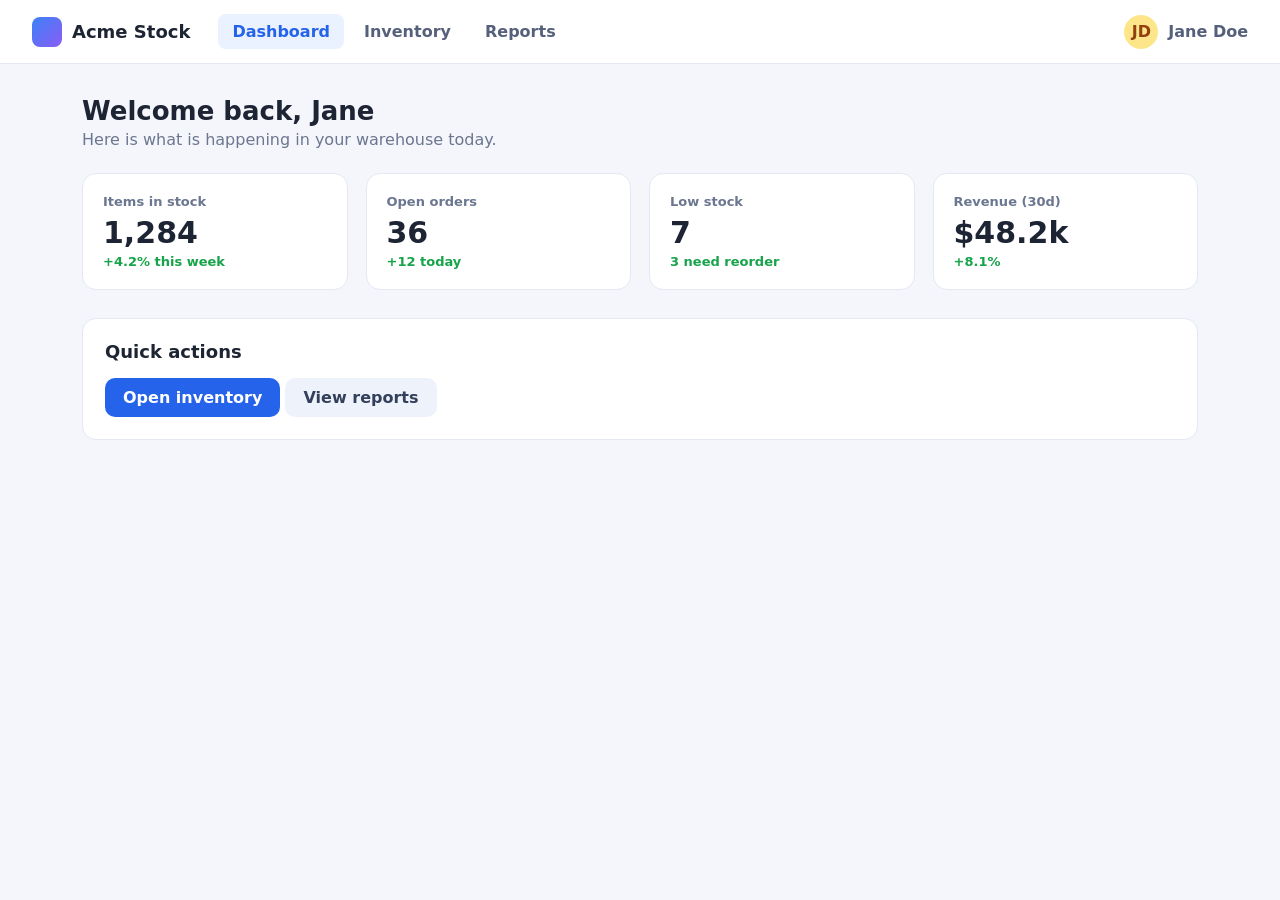
<file: store/tools/site/index.html>
<!doctype html>
<html lang="en">
<head>
  <meta charset="utf-8" />
  <title>Acme Stock - Dashboard</title>
  <link rel="stylesheet" href="style.css" />
</head>
<body>
  <div class="topbar">
    <a class="brand" href="index.html"><span class="logo"></span>Acme Stock</a>
    <nav class="nav">
      <a class="active" href="index.html">Dashboard</a>
      <a href="inventory.html" id="nav-inventory">Inventory</a>
      <a href="reports.html">Reports</a>
    </nav>
    <div class="spacer"></div>
    <div class="user"><span class="avatar">JD</span> Jane Doe</div>
  </div>
  <main>
    <h1>Welcome back, Jane</h1>
    <p class="sub">Here is what is happening in your warehouse today.</p>
    <div class="cards">
      <div class="card"><div class="label">Items in stock</div><div class="value">1,284</div><div class="delta">+4.2% this week</div></div>
      <div class="card"><div class="label">Open orders</div><div class="value">36</div><div class="delta">+12 today</div></div>
      <div class="card"><div class="label">Low stock</div><div class="value">7</div><div class="delta">3 need reorder</div></div>
      <div class="card"><div class="label">Revenue (30d)</div><div class="value">$48.2k</div><div class="delta">+8.1%</div></div>
    </div>
    <div class="panel">
      <div class="panel-head"><h2>Quick actions</h2></div>
      <a class="btn" href="inventory.html" id="go-inventory">Open inventory</a>
      <a class="btn ghost" href="reports.html">View reports</a>
    </div>
  </main>
  <script src="chat-loader.js"></script>
</body>
</html>
</file>
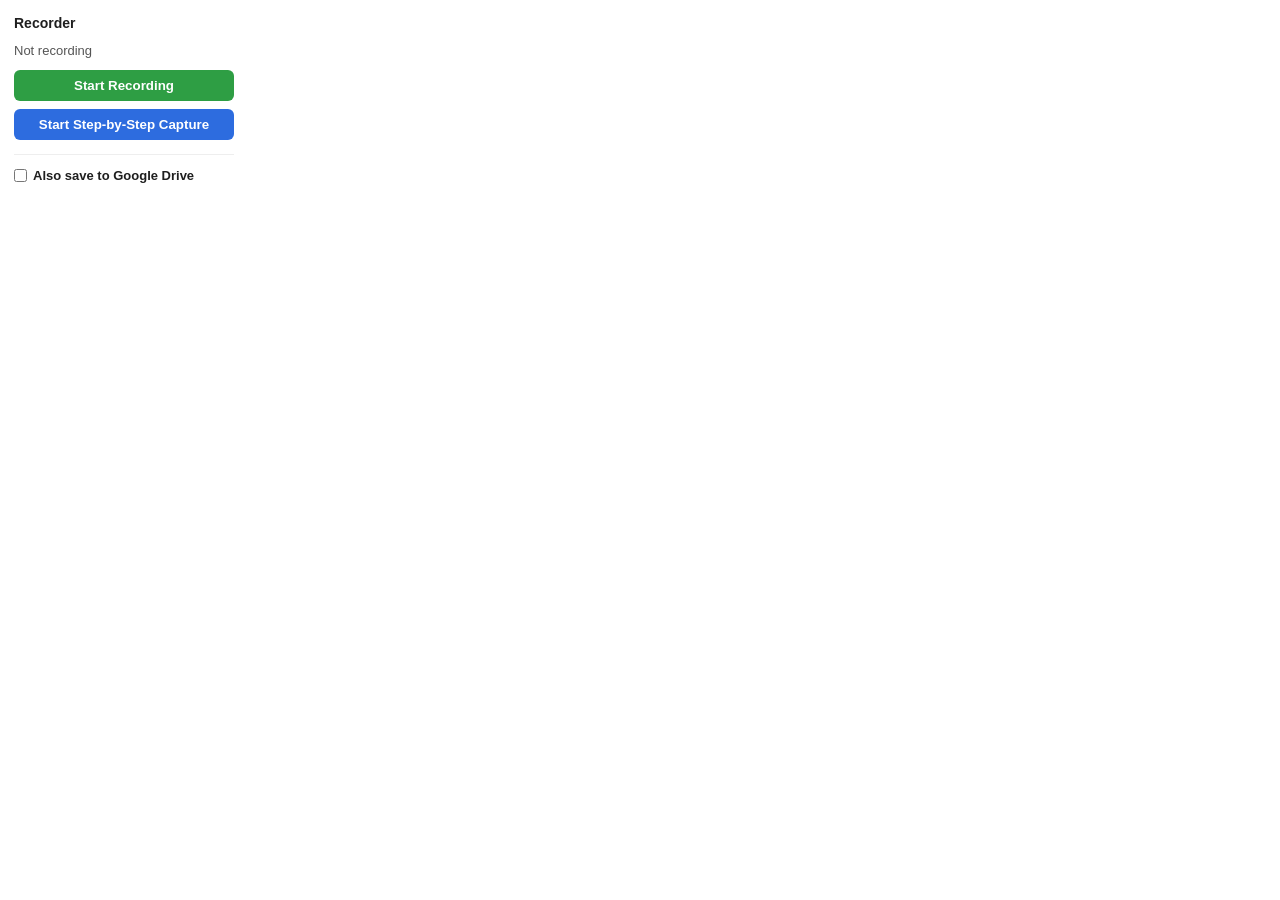
<file: popup/popup.html>
<!doctype html>
<html>
  <head>
    <meta charset="utf-8" />
    <link rel="stylesheet" href="popup.css" />
  </head>
  <body>
    <h1>Recorder</h1>
    <p id="status">Not recording</p>
    <button id="startBtn" type="button">Start Recording</button>
    <button id="startStepsBtn" type="button">Start Step-by-Step Capture</button>
    <button id="reviewBtn" type="button" hidden>Review captured steps</button>
    <button id="stopBtn" type="button" hidden>Stop</button>
    <p id="error" class="error" hidden></p>
    <div class="drive-section">
      <label class="drive-toggle">
        <input type="checkbox" id="driveEnabledCheckbox" />
        <span>Also save to Google Drive</span>
      </label>
      <p id="driveStatus" class="drive-status"></p>
    </div>
    <script src="popup.js"></script>
  </body>
</html>
</file>
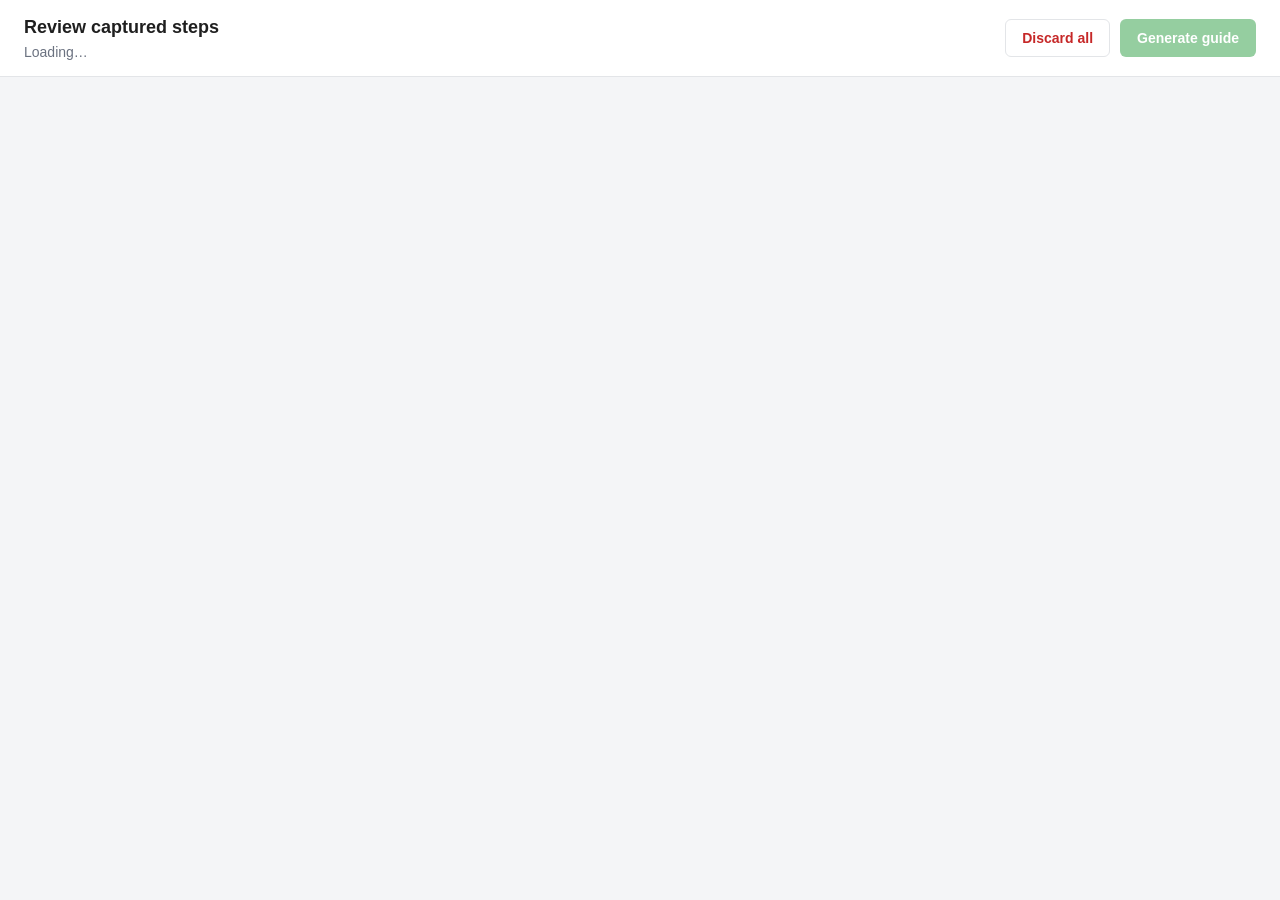
<file: review/review.html>
<!doctype html>
<html lang="en">
  <head>
    <meta charset="utf-8" />
    <meta name="viewport" content="width=device-width, initial-scale=1" />
    <title>Review captured steps</title>
    <link rel="stylesheet" href="review.css" />
  </head>
  <body>
    <header class="topbar">
      <div class="titles">
        <h1>Review captured steps</h1>
        <p id="summary" class="summary">Loading…</p>
      </div>
      <div class="actions">
        <button id="discardBtn" type="button" class="btn btn-ghost">Discard all</button>
        <button id="generateBtn" type="button" class="btn btn-primary" disabled>Generate guide</button>
      </div>
    </header>

    <main>
      <p id="hint" class="hint" hidden>
        Drag a card (or use the arrows) to change its position. Click a screenshot to view it full size. Nothing is
        saved or uploaded until you press <strong>Generate guide</strong>.
      </p>
      <p id="error" class="error" role="alert" hidden></p>
      <ol id="steps" class="steps"></ol>

      <section id="done" class="done" hidden>
        <h2 id="doneTitle"></h2>
        <p id="doneText"></p>
        <button id="closeBtn" type="button" class="btn btn-primary">Close this tab</button>
      </section>
    </main>

    <div id="toast" class="toast" role="status" hidden>
      <span id="toastText"></span>
      <button id="undoBtn" type="button">Undo</button>
    </div>

    <div id="lightbox" class="lightbox" hidden>
      <img id="lightboxImg" alt="" />
    </div>

    <script src="review.js"></script>
  </body>
</html>
</file>
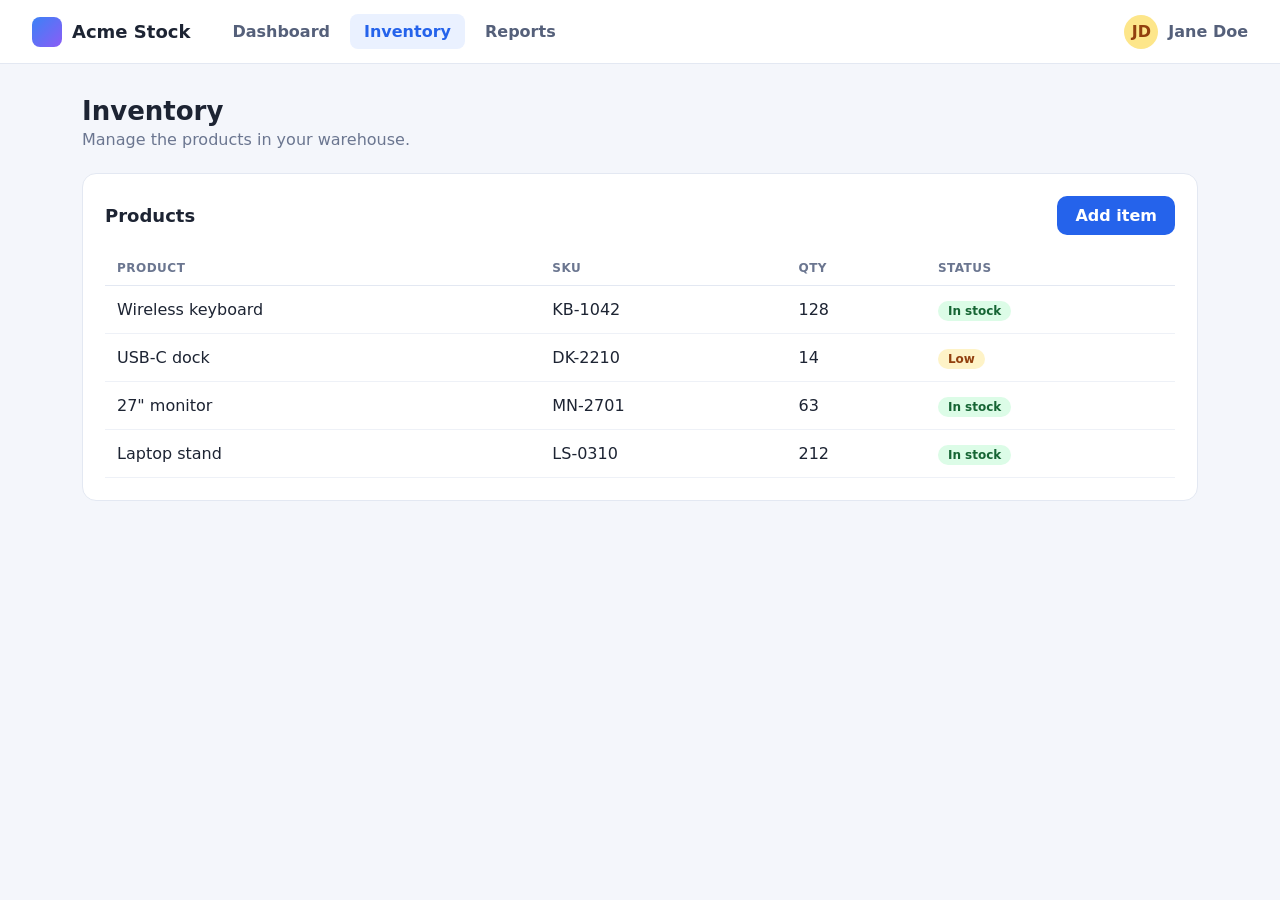
<file: store/tools/site/inventory.html>
<!doctype html>
<html lang="en">
<head>
  <meta charset="utf-8" />
  <title>Acme Stock - Inventory</title>
  <link rel="stylesheet" href="style.css" />
</head>
<body>
  <div class="topbar">
    <a class="brand" href="index.html"><span class="logo"></span>Acme Stock</a>
    <nav class="nav">
      <a href="index.html">Dashboard</a>
      <a class="active" href="inventory.html">Inventory</a>
      <a href="reports.html">Reports</a>
    </nav>
    <div class="spacer"></div>
    <div class="user"><span class="avatar">JD</span> Jane Doe</div>
  </div>
  <main>
    <h1>Inventory</h1>
    <p class="sub">Manage the products in your warehouse.</p>
    <div class="panel">
      <div class="panel-head">
        <h2>Products</h2>
        <button class="btn" id="add-item">Add item</button>
      </div>
      <table>
        <thead><tr><th>Product</th><th>SKU</th><th>Qty</th><th>Status</th></tr></thead>
        <tbody id="rows">
          <tr><td>Wireless keyboard</td><td>KB-1042</td><td>128</td><td><span class="pill ok">In stock</span></td></tr>
          <tr><td>USB-C dock</td><td>DK-2210</td><td>14</td><td><span class="pill low">Low</span></td></tr>
          <tr><td>27" monitor</td><td>MN-2701</td><td>63</td><td><span class="pill ok">In stock</span></td></tr>
          <tr><td>Laptop stand</td><td>LS-0310</td><td>212</td><td><span class="pill ok">In stock</span></td></tr>
        </tbody>
      </table>
    </div>
  </main>

  <div class="modal-backdrop" id="modal">
    <div class="modal" role="dialog" aria-label="Add item">
      <header><h3>Add item</h3><button class="close" id="close-modal" aria-label="Close"></button></header>
      <form id="item-form" onsubmit="return false">
        <div class="field"><label for="f-name">Product name</label><input id="f-name" placeholder="e.g. Desk lamp" /></div>
        <div class="row2">
          <div class="field"><label for="f-sku">SKU</label><input id="f-sku" placeholder="e.g. DL-0420" /></div>
          <div class="field"><label for="f-qty">Quantity</label><input id="f-qty" type="number" placeholder="0" /></div>
        </div>
        <div class="field"><label for="f-cat">Category</label>
          <select id="f-cat"><option>Office</option><option>Electronics</option><option>Furniture</option></select></div>
      </form>
      <footer><button class="btn ghost" id="cancel-item">Cancel</button><button class="btn" id="save-item">Save item</button></footer>
    </div>
  </div>
  <div class="toast" id="toast">Item added to inventory</div>

  <script>
    const modal = document.getElementById('modal');
    const toast = document.getElementById('toast');
    const open = () => { modal.classList.add('show'); setTimeout(() => document.getElementById('f-name').focus(), 50); };
    const close = () => modal.classList.remove('show');
    document.getElementById('add-item').addEventListener('click', open);
    document.getElementById('close-modal').addEventListener('click', close);
    document.getElementById('cancel-item').addEventListener('click', close);
    document.getElementById('save-item').addEventListener('click', () => {
      const name = document.getElementById('f-name').value || 'Desk lamp';
      const sku = document.getElementById('f-sku').value || 'DL-0420';
      const qty = document.getElementById('f-qty').value || '40';
      const tr = document.createElement('tr');
      tr.innerHTML = '<td></td><td></td><td></td><td><span class="pill ok">In stock</span></td>';
      tr.children[0].textContent = name; tr.children[1].textContent = sku; tr.children[2].textContent = qty;
      document.getElementById('rows').prepend(tr);
      close();
      toast.classList.add('show'); setTimeout(() => toast.classList.remove('show'), 2600);
    });
  </script>
  <script src="chat-loader.js"></script>
</body>
</html>
</file>
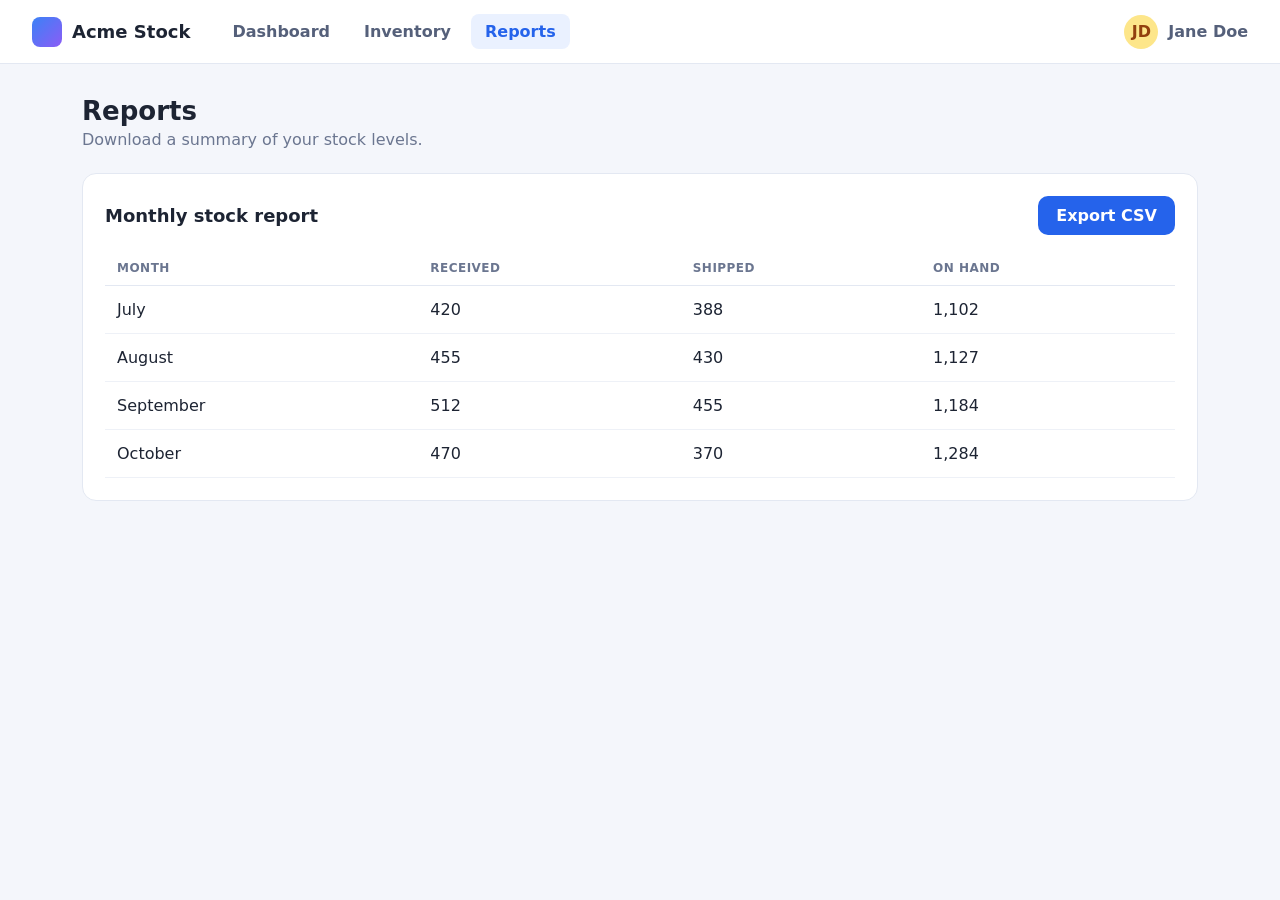
<file: store/tools/site/reports.html>
<!doctype html>
<html lang="en">
<head>
  <meta charset="utf-8" />
  <title>Acme Stock - Reports</title>
  <link rel="stylesheet" href="style.css" />
</head>
<body>
  <div class="topbar">
    <a class="brand" href="index.html"><span class="logo"></span>Acme Stock</a>
    <nav class="nav">
      <a href="index.html">Dashboard</a>
      <a href="inventory.html">Inventory</a>
      <a class="active" href="reports.html">Reports</a>
    </nav>
    <div class="spacer"></div>
    <div class="user"><span class="avatar">JD</span> Jane Doe</div>
  </div>
  <main>
    <h1>Reports</h1>
    <p class="sub">Download a summary of your stock levels.</p>
    <div class="panel">
      <div class="panel-head"><h2>Monthly stock report</h2><button class="btn" id="export">Export CSV</button></div>
      <table>
        <thead><tr><th>Month</th><th>Received</th><th>Shipped</th><th>On hand</th></tr></thead>
        <tbody>
          <tr><td>July</td><td>420</td><td>388</td><td>1,102</td></tr>
          <tr><td>August</td><td>455</td><td>430</td><td>1,127</td></tr>
          <tr><td>September</td><td>512</td><td>455</td><td>1,184</td></tr>
          <tr><td>October</td><td>470</td><td>370</td><td>1,284</td></tr>
        </tbody>
      </table>
    </div>
  </main>
  <script src="chat-loader.js"></script>
</body>
</html>
</file>
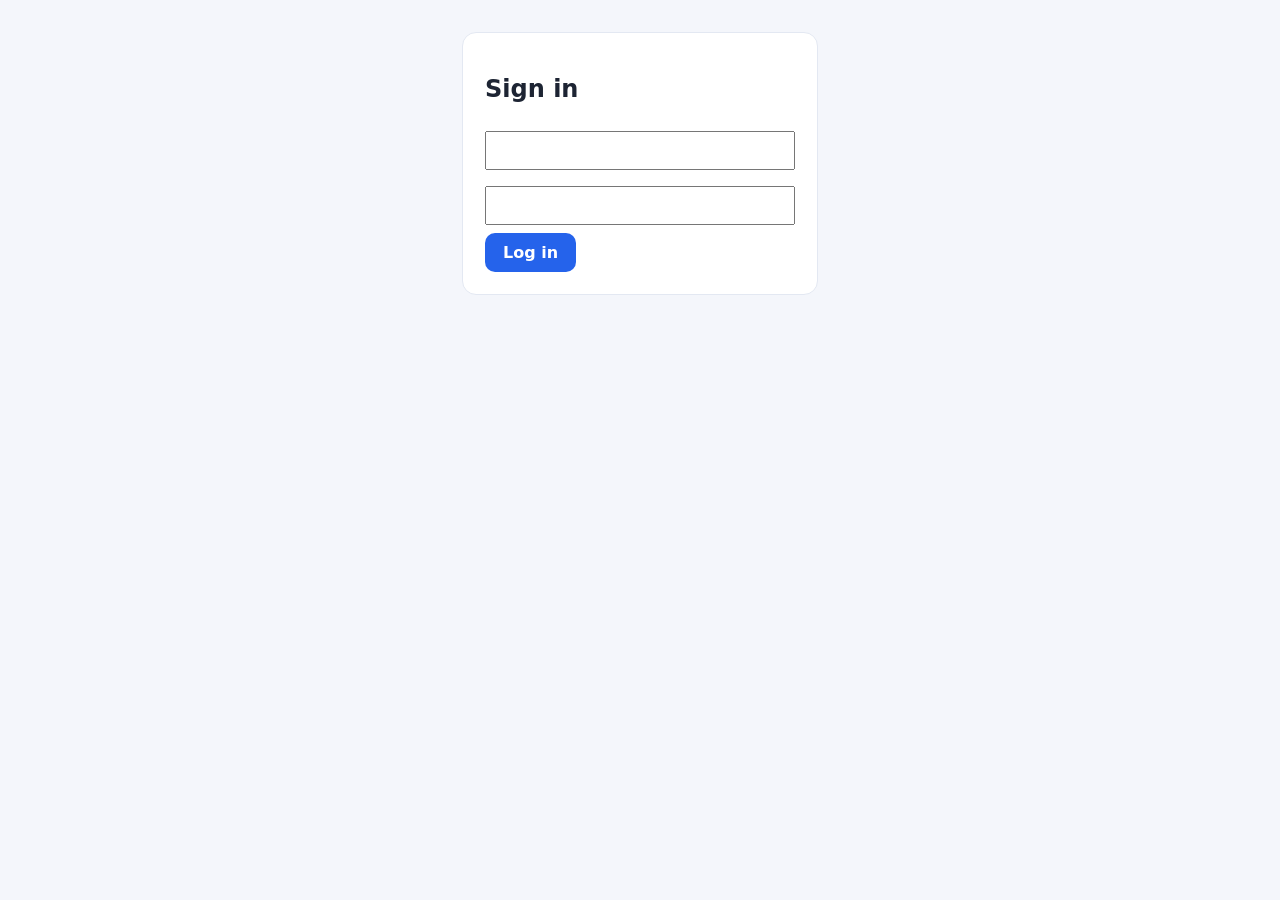
<file: store/tools/site/secret.html>
<!doctype html>
<html lang="en">
<head><meta charset="utf-8" /><title>Sign in</title><link rel="stylesheet" href="style.css" /></head>
<body>
  <main style="max-width:420px">
    <div class="panel">
      <h2>Sign in</h2>
      <!-- deliberately unlabeled: no label, placeholder, name or id text to fall back on -->
      <input type="password" style="width:100%;padding:10px;margin:8px 0" />
      <input type="text" style="width:100%;padding:10px;margin:8px 0" />
      <input type="submit" value="Log in" class="btn" />
    </div>
  </main>
</body>
</html>
</file>
<file: store/tools/site/style.css>
* { box-sizing: border-box; }
body { margin: 0; font-family: "Segoe UI", system-ui, Arial, sans-serif; background: #f4f6fb; color: #1d2433; }
.topbar { display: flex; align-items: center; gap: 28px; padding: 0 32px; height: 64px; background: #fff; border-bottom: 1px solid #e3e8f2; }
.brand { display: flex; align-items: center; gap: 10px; font-weight: 700; font-size: 18px; color: #1d2433; text-decoration: none; }
.brand .logo { width: 30px; height: 30px; border-radius: 8px; background: linear-gradient(135deg, #3b82f6, #8b5cf6); }
.nav { display: flex; gap: 6px; }
.nav a { padding: 8px 14px; border-radius: 8px; color: #55607a; text-decoration: none; font-weight: 600; }
.nav a.active { background: #eaf1ff; color: #2563eb; }
.nav a:hover { background: #f0f4fb; }
.spacer { flex: 1; }
.user { display: flex; align-items: center; gap: 10px; color: #55607a; font-weight: 600; }
.avatar { width: 34px; height: 34px; border-radius: 50%; background: #fde68a; display: grid; place-items: center; color: #92400e; font-weight: 700; }
main { padding: 32px; max-width: 1180px; margin: 0 auto; }
h1 { margin: 0 0 4px; font-size: 26px; }
.sub { margin: 0 0 24px; color: #6b7690; }
.cards { display: grid; grid-template-columns: repeat(4, 1fr); gap: 18px; margin-bottom: 28px; }
.card { background: #fff; border: 1px solid #e3e8f2; border-radius: 14px; padding: 20px; }
.card .label { color: #6b7690; font-size: 13px; font-weight: 600; }
.card .value { font-size: 30px; font-weight: 700; margin-top: 6px; }
.card .delta { color: #16a34a; font-size: 13px; font-weight: 600; margin-top: 4px; }
.panel { background: #fff; border: 1px solid #e3e8f2; border-radius: 14px; padding: 22px; }
.panel-head { display: flex; align-items: center; justify-content: space-between; margin-bottom: 16px; }
.panel-head h2 { margin: 0; font-size: 18px; }
.btn { display: inline-block; padding: 10px 18px; border: 0; border-radius: 10px; font: inherit; font-weight: 600; cursor: pointer; background: #2563eb; color: #fff; text-decoration: none; }
.btn:hover { background: #1d4ed8; }
.btn.ghost { background: #eef2fa; color: #33405c; }
.btn.ghost:hover { background: #e2e8f5; }
table { width: 100%; border-collapse: collapse; }
th { text-align: left; font-size: 12px; text-transform: uppercase; letter-spacing: .04em; color: #6b7690; padding: 10px 12px; border-bottom: 1px solid #e3e8f2; }
td { padding: 14px 12px; border-bottom: 1px solid #eef1f7; }
.pill { padding: 3px 10px; border-radius: 999px; font-size: 12px; font-weight: 700; }
.pill.ok { background: #dcfce7; color: #166534; }
.pill.low { background: #fef3c7; color: #92400e; }
.modal-backdrop { position: fixed; inset: 0; background: rgba(20, 28, 48, .55); display: none; align-items: center; justify-content: center; z-index: 50; }
.modal-backdrop.show { display: flex; }
.modal { width: 520px; background: #fff; border-radius: 16px; box-shadow: 0 24px 64px rgba(0,0,0,.35); overflow: hidden; animation: pop .22s ease-out; }
@keyframes pop { from { transform: translateY(14px) scale(.97); opacity: 0; } to { transform: none; opacity: 1; } }
.modal header { display: flex; align-items: center; justify-content: space-between; padding: 20px 24px; border-bottom: 1px solid #eef1f7; }
.modal header h3 { margin: 0; font-size: 18px; }
.modal .close { width: 32px; height: 32px; border: 0; border-radius: 8px; background: #f0f3fa; cursor: pointer; position: relative; }
.modal .close::before, .modal .close::after { content: ""; position: absolute; left: 9px; top: 15px; width: 14px; height: 2px; background: #55607a; transform: rotate(45deg); }
.modal .close::after { transform: rotate(-45deg); }
.modal form { padding: 20px 24px 8px; display: grid; gap: 16px; }
.field label { display: block; font-size: 13px; font-weight: 600; color: #55607a; margin-bottom: 6px; }
.field input, .field select { width: 100%; padding: 10px 12px; border: 1px solid #cfd6e6; border-radius: 10px; font: inherit; }
.row2 { display: grid; grid-template-columns: 1fr 1fr; gap: 14px; }
.modal footer { display: flex; justify-content: flex-end; gap: 10px; padding: 16px 24px 22px; }
.toast { position: fixed; left: 50%; bottom: 28px; transform: translateX(-50%); background: #14213d; color: #fff; padding: 12px 20px; border-radius: 12px; font-weight: 600; opacity: 0; transition: opacity .25s; z-index: 60; }
.toast.show { opacity: 1; }
#chat { position: fixed; right: 20px; bottom: 20px; width: 70px; height: 70px; border: 0; background: transparent; z-index: 40; transition: width .2s, height .2s; }
#chat.open { width: 340px; height: 440px; }
</file>
<file: popup/popup.css>
body {
  width: 220px;
  margin: 0;
  padding: 14px;
  font: 13px/1.4 -apple-system, "Segoe UI", Roboto, Arial, sans-serif;
  background: #fff;
  color: #1f1f1f;
}

/* Without this, `display: block` on buttons below overrides the hidden attribute
   and every button (Stop, Review...) shows all the time. */
[hidden] {
  display: none !important;
}

h1 {
  font-size: 14px;
  margin: 0 0 8px;
}

#status {
  margin: 0 0 10px;
  color: #555;
}

button {
  display: block;
  width: 100%;
  padding: 8px 10px;
  border: none;
  border-radius: 6px;
  font-weight: 600;
  cursor: pointer;
  background: #ff4747;
  color: #fff;
}

button + button {
  margin-top: 8px;
}

#startBtn {
  background: #2e9e44;
}

#startBtn:hover {
  background: #26833a;
}

#reviewBtn {
  background: #f5a623;
  color: #1f1f1f;
}

#reviewBtn:hover {
  background: #dd931a;
}

#startStepsBtn {
  background: #2d6cdf;
}

#startStepsBtn:hover {
  background: #2559ba;
}

button:hover {
  background: #e23c3c;
}

button:disabled {
  opacity: 0.6;
  cursor: default;
}

.error {
  margin-top: 10px;
  color: #c62828;
}

.drive-section {
  margin-top: 14px;
  padding-top: 12px;
  border-top: 1px solid #eee;
}

.drive-toggle {
  display: flex;
  align-items: center;
  gap: 6px;
  cursor: pointer;
  font-weight: 600;
}

.drive-toggle input {
  margin: 0;
}

.drive-status {
  margin: 6px 0 0;
  color: #777;
  font-size: 12px;
  line-height: 1.4;
}
</file>
<file: review/review.css>
:root {
  --bg: #f4f5f7;
  --card: #fff;
  --border: #e3e5e8;
  --text: #1f1f1f;
  --muted: #6b7280;
  --accent: #2d6cdf;
  --danger: #c62828;
  --ok: #2e9e44;
}

* {
  box-sizing: border-box;
}

body {
  margin: 0;
  background: var(--bg);
  color: var(--text);
  font: 14px/1.45 -apple-system, "Segoe UI", Roboto, Arial, sans-serif;
}

.topbar {
  position: sticky;
  top: 0;
  z-index: 10;
  display: flex;
  align-items: center;
  justify-content: space-between;
  gap: 16px;
  padding: 14px 24px;
  background: #fff;
  border-bottom: 1px solid var(--border);
}

h1 {
  margin: 0;
  font-size: 18px;
}

.summary {
  margin: 2px 0 0;
  color: var(--muted);
}

.actions {
  display: flex;
  gap: 10px;
}

.btn {
  padding: 8px 16px;
  border: 1px solid transparent;
  border-radius: 6px;
  font: inherit;
  font-weight: 600;
  cursor: pointer;
}

.btn-primary {
  background: var(--ok);
  color: #fff;
}

.btn-primary:hover:not(:disabled) {
  background: #26833a;
}

.btn-ghost {
  background: #fff;
  color: var(--danger);
  border-color: var(--border);
}

.btn-ghost:hover:not(:disabled) {
  background: #fdf2f2;
}

.btn:disabled {
  opacity: 0.5;
  cursor: default;
}

main {
  max-width: 1400px;
  margin: 0 auto;
  padding: 20px 24px 60px;
}

.hint {
  margin: 0 0 16px;
  color: var(--muted);
}

.error {
  margin: 0 0 16px;
  padding: 10px 14px;
  background: #fdf2f2;
  border: 1px solid #f3c1c1;
  border-radius: 6px;
  color: var(--danger);
}

.steps {
  display: grid;
  grid-template-columns: repeat(auto-fill, minmax(280px, 1fr));
  gap: 16px;
  margin: 0;
  padding: 0;
  list-style: none;
}

.card {
  position: relative;
  display: flex;
  flex-direction: column;
  gap: 8px;
  padding: 10px;
  background: var(--card);
  border: 1px solid var(--border);
  border-radius: 8px;
  cursor: grab;
}

.card.dragging {
  opacity: 0.35;
}

.card.drop-before {
  box-shadow: -6px 0 0 0 var(--accent);
}

.card.drop-after {
  box-shadow: 6px 0 0 0 var(--accent);
}

.card-top {
  display: flex;
  align-items: center;
  justify-content: space-between;
}

.badge {
  min-width: 26px;
  padding: 2px 8px;
  border-radius: 999px;
  background: var(--accent);
  color: #fff;
  font-weight: 700;
  text-align: center;
}

.card-actions {
  display: flex;
  gap: 4px;
}

.icon-btn {
  width: 30px;
  height: 30px;
  padding: 0;
  border: 1px solid var(--border);
  border-radius: 6px;
  background: #fff;
  color: var(--text);
  font-size: 13px;
  cursor: pointer;
}

.icon-btn:hover:not(:disabled) {
  background: #eef2fb;
  border-color: var(--accent);
}

.icon-btn:disabled {
  opacity: 0.35;
  cursor: default;
}

.icon-btn.danger:hover:not(:disabled) {
  background: #fdf2f2;
  border-color: var(--danger);
  color: var(--danger);
}

.thumb {
  display: block;
  padding: 0;
  border: 1px solid var(--border);
  border-radius: 6px;
  background: #fafafa;
  overflow: hidden;
  cursor: zoom-in;
}

.thumb img {
  display: block;
  width: 100%;
  height: auto;
}

.desc {
  margin: 0;
  color: var(--text);
  word-break: break-word;
}

.done {
  max-width: 560px;
  margin: 60px auto;
  padding: 28px;
  text-align: center;
  background: #fff;
  border: 1px solid var(--border);
  border-radius: 10px;
}

.done h2 {
  margin: 0 0 8px;
}

.done p {
  margin: 0 0 18px;
  color: var(--muted);
}

.toast {
  position: fixed;
  left: 50%;
  bottom: 24px;
  z-index: 20;
  display: flex;
  align-items: center;
  gap: 14px;
  padding: 10px 16px;
  background: #1f1f1f;
  color: #fff;
  border-radius: 8px;
  transform: translateX(-50%);
  box-shadow: 0 6px 20px rgba(0, 0, 0, 0.3);
}

.toast button {
  padding: 2px 8px;
  border: none;
  background: none;
  color: #8ab4ff;
  font: inherit;
  font-weight: 700;
  cursor: pointer;
}

.lightbox {
  position: fixed;
  inset: 0;
  z-index: 30;
  display: flex;
  align-items: center;
  justify-content: center;
  padding: 24px;
  background: rgba(0, 0, 0, 0.8);
  cursor: zoom-out;
}

.lightbox img {
  max-width: 100%;
  max-height: 100%;
  border-radius: 4px;
  background: #fff;
}

[hidden] {
  display: none !important;
}
</file>
